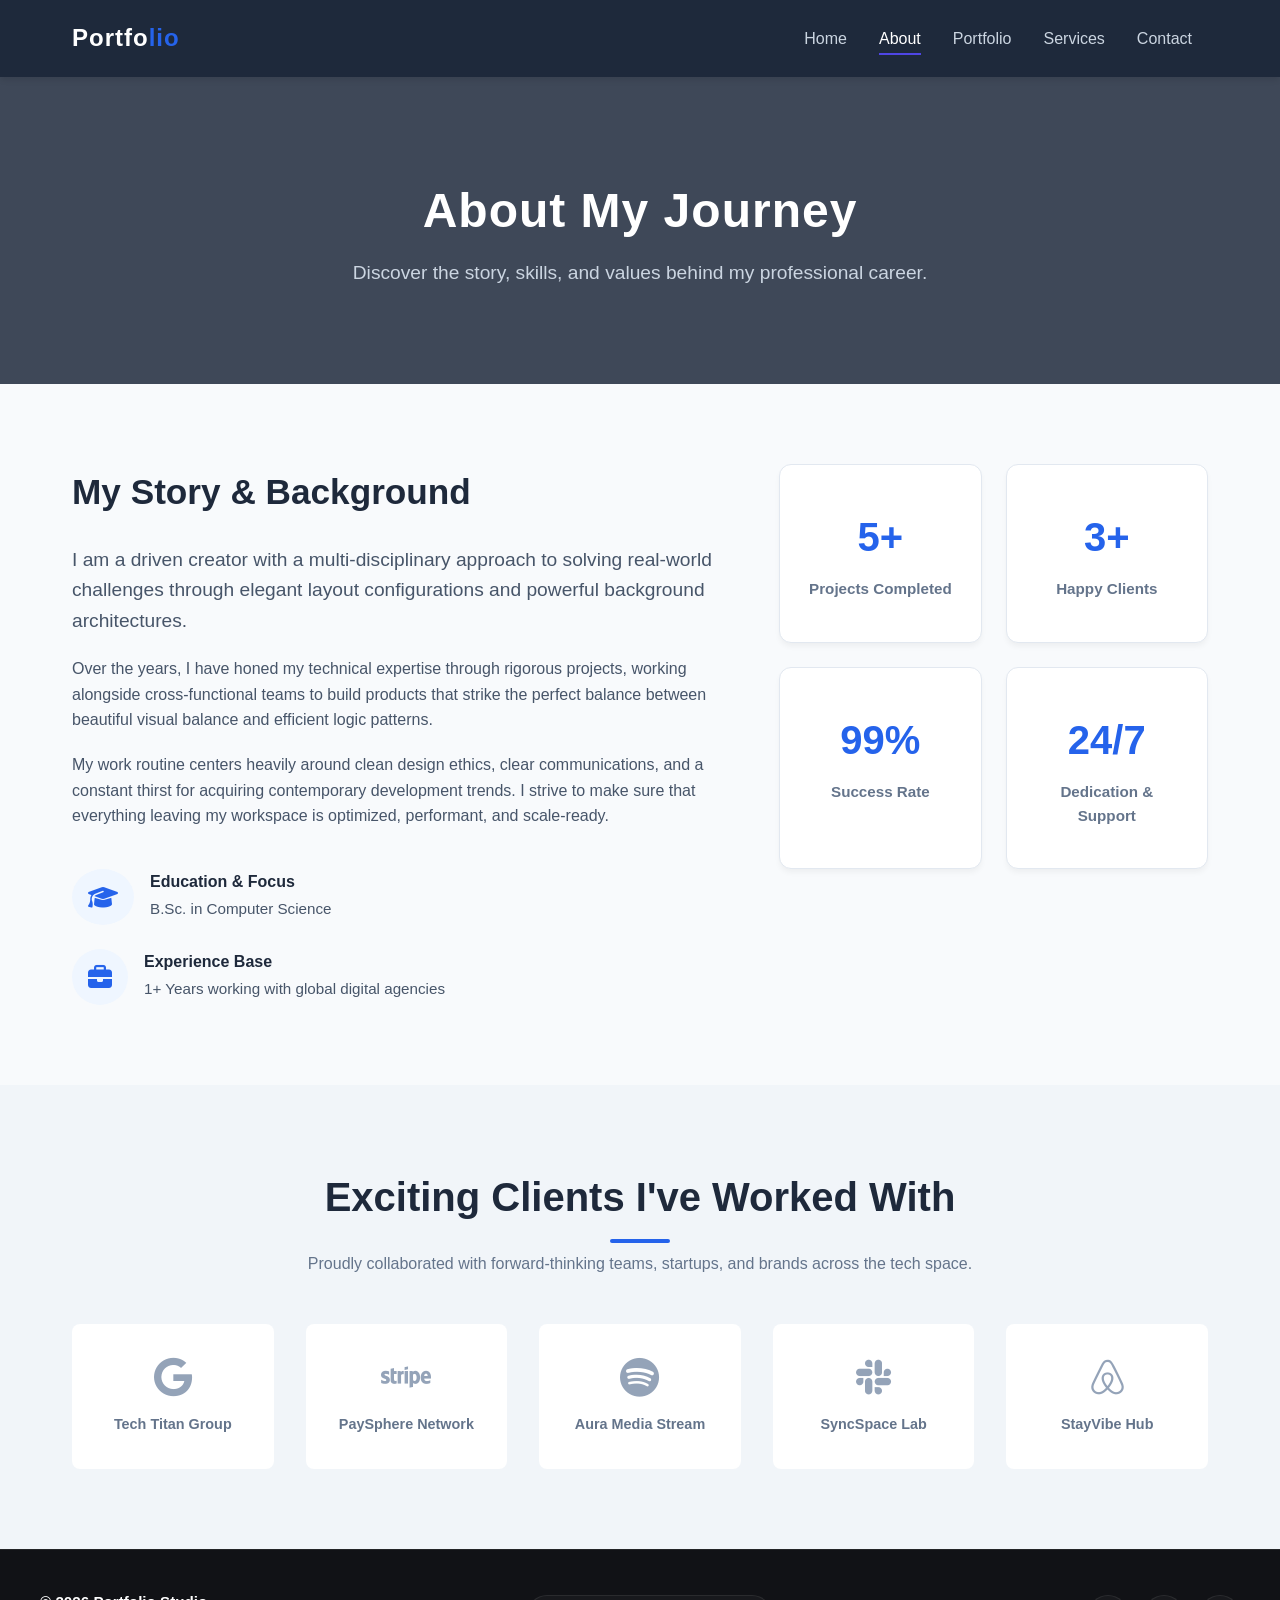
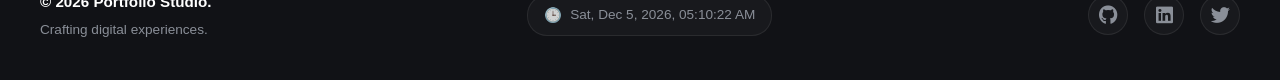
<file: REG-3430, Satil/Job-2/About.html>
<!DOCTYPE html>
<html lang="en">
<head>
    <meta charset="UTF-8">
    <meta name="viewport" content="width=device-width, initial-scale=1.0">
    <title>About Me - Personal Portfolio</title>
    <link rel="stylesheet" href="https://cdnjs.cloudflare.com/ajax/libs/font-awesome/6.4.0/css/all.min.css">
    <link rel="stylesheet" href="CSS/style.css">
</head>
<body>
    <header>
        <nav class="navbar">
            <div class="logo">Portfo<span class="highlight">lio</span></div>
            <ul class="nav-links" id="navLinks">
                <li><a href="index.html">Home</a></li>
                <li><a href="about.html" class="active">About</a></li>
                <li><a href="portfolio.html">Portfolio</a></li>
                <li><a href="service.html">Services</a></li>
                <li><a href="contact.html">Contact</a></li>
            </ul>
            <div class="hamburger" id="hamburger">
                <i class="fas fa-bars"></i>
            </div>
        </nav>
    </header>

    <section class="page-title-section" style="background-image: linear-gradient(rgba(30, 41, 59, 0.85), rgba(30, 41, 59, 0.85)), url('https://images.unsplash.com/photo-1457369804613-52c61a468e7d?auto=format&fit=crop&w=1400&q=80');">
        <div class="page-title-content">
            <h1>About My Journey</h1>
            <p>Discover the story, skills, and values behind my professional career.</p>
        </div>
    </section>
    <section class="biography-section container">
        <div class="bio-wrapper">
            <div class="bio-text">
                <h2>My Story & Background</h2>
                <p class="lead-text">I am a driven creator with a multi-disciplinary approach to solving real-world challenges through elegant layout configurations and powerful background architectures.</p>
                <p>Over the years, I have honed my technical expertise through rigorous projects, working alongside cross-functional teams to build products that strike the perfect balance between beautiful visual balance and efficient logic patterns.</p>
                <p>My work routine centers heavily around clean design ethics, clear communications, and a constant thirst for acquiring contemporary development trends. I strive to make sure that everything leaving my workspace is optimized, performant, and scale-ready.</p>
                
                <div class="bio-highlights">
                    <div class="highlight-item">
                        <i class="fas fa-graduation-cap"></i>
                        <div>
                            <h4>Education & Focus</h4>
                            <p>B.Sc. in Computer Science</p>
                        </div>
                    </div>
                    <div class="highlight-item">
                        <i class="fas fa-briefcase"></i>
                        <div>
                            <h4>Experience Base</h4>
                            <p>1+ Years working with global digital agencies</p>
                        </div>
                    </div>
                </div>
            </div>
            
            <div class="bio-stats">
                <div class="stat-card">
                    <h3>5+</h3>
                    <p>Projects Completed</p>
                </div>
                <div class="stat-card">
                    <h3>3+</h3>
                    <p>Happy Clients</p>
                </div>
                <div class="stat-card">
                    <h3>99%</h3>
                    <p>Success Rate</p>
                </div>
                <div class="stat-card">
                    <h3>24/7</h3>
                    <p>Dedication & Support</p>
                </div>
            </div>
        </div>
    </section>

    <section class="clients-section">
        <div class="container">
            <h2 class="section-title">Exciting Clients I've Worked With</h2>
            <p class="section-subtitle">Proudly collaborated with forward-thinking teams, startups, and brands across the tech space.</p>
            
            <div class="clients-grid">
        
                <div class="client-logo-box">
                    <i class="fab fa-google client-logo-icon"></i>
                    <span>Tech Titan Group</span>
                </div>
        
                <div class="client-logo-box">
                    <i class="fab fa-stripe client-logo-icon"></i>
                    <span>PaySphere Network</span>
                </div>
                
                <div class="client-logo-box">
                    <i class="fab fa-spotify client-logo-icon"></i>
                    <span>Aura Media Stream</span>
                </div>
                
                <div class="client-logo-box">
                    <i class="fab fa-slack client-logo-icon"></i>
                    <span>SyncSpace Lab</span>
                </div>
                
                <div class="client-logo-box">
                    <i class="fab fa-airbnb client-logo-icon"></i>
                    <span>StayVibe Hub</span>
                </div>
            </div>
        </div>
    </section>

 
 <footer class="site-footer">
    <div class="footer-container">
        <!-- Left: Brand & Copyright -->
        <div class="footer-brand">
            <p class="copyright">&copy; 2026 Portfolio Studio.</p>
            <p class="tagline">Crafting digital experiences.</p>
        </div>

        <!-- Center: Dynamic Live Clock Widget -->
        <div class="footer-clock">
            <span class="clock-icon">🕒</span>
            <div id="liveClock" class="live-clock">Loading date & time...</div>
        </div>

        <!-- Right: Social Links with Tooltips -->
        <div class="footer-socials">
            <a href="#" aria-label="GitHub" class="social-link"><i class="fab fa-github"></i></a>
            <a href="#" aria-label="LinkedIn" class="social-link"><i class="fab fa-linkedin"></i></a>
            <a href="#" aria-label="Twitter" class="social-link"><i class="fab fa-twitter"></i></a>
        </div>
    </div>
</footer>
    <script src="JS/scripts.js"></script>
</body>
</html>
</file>
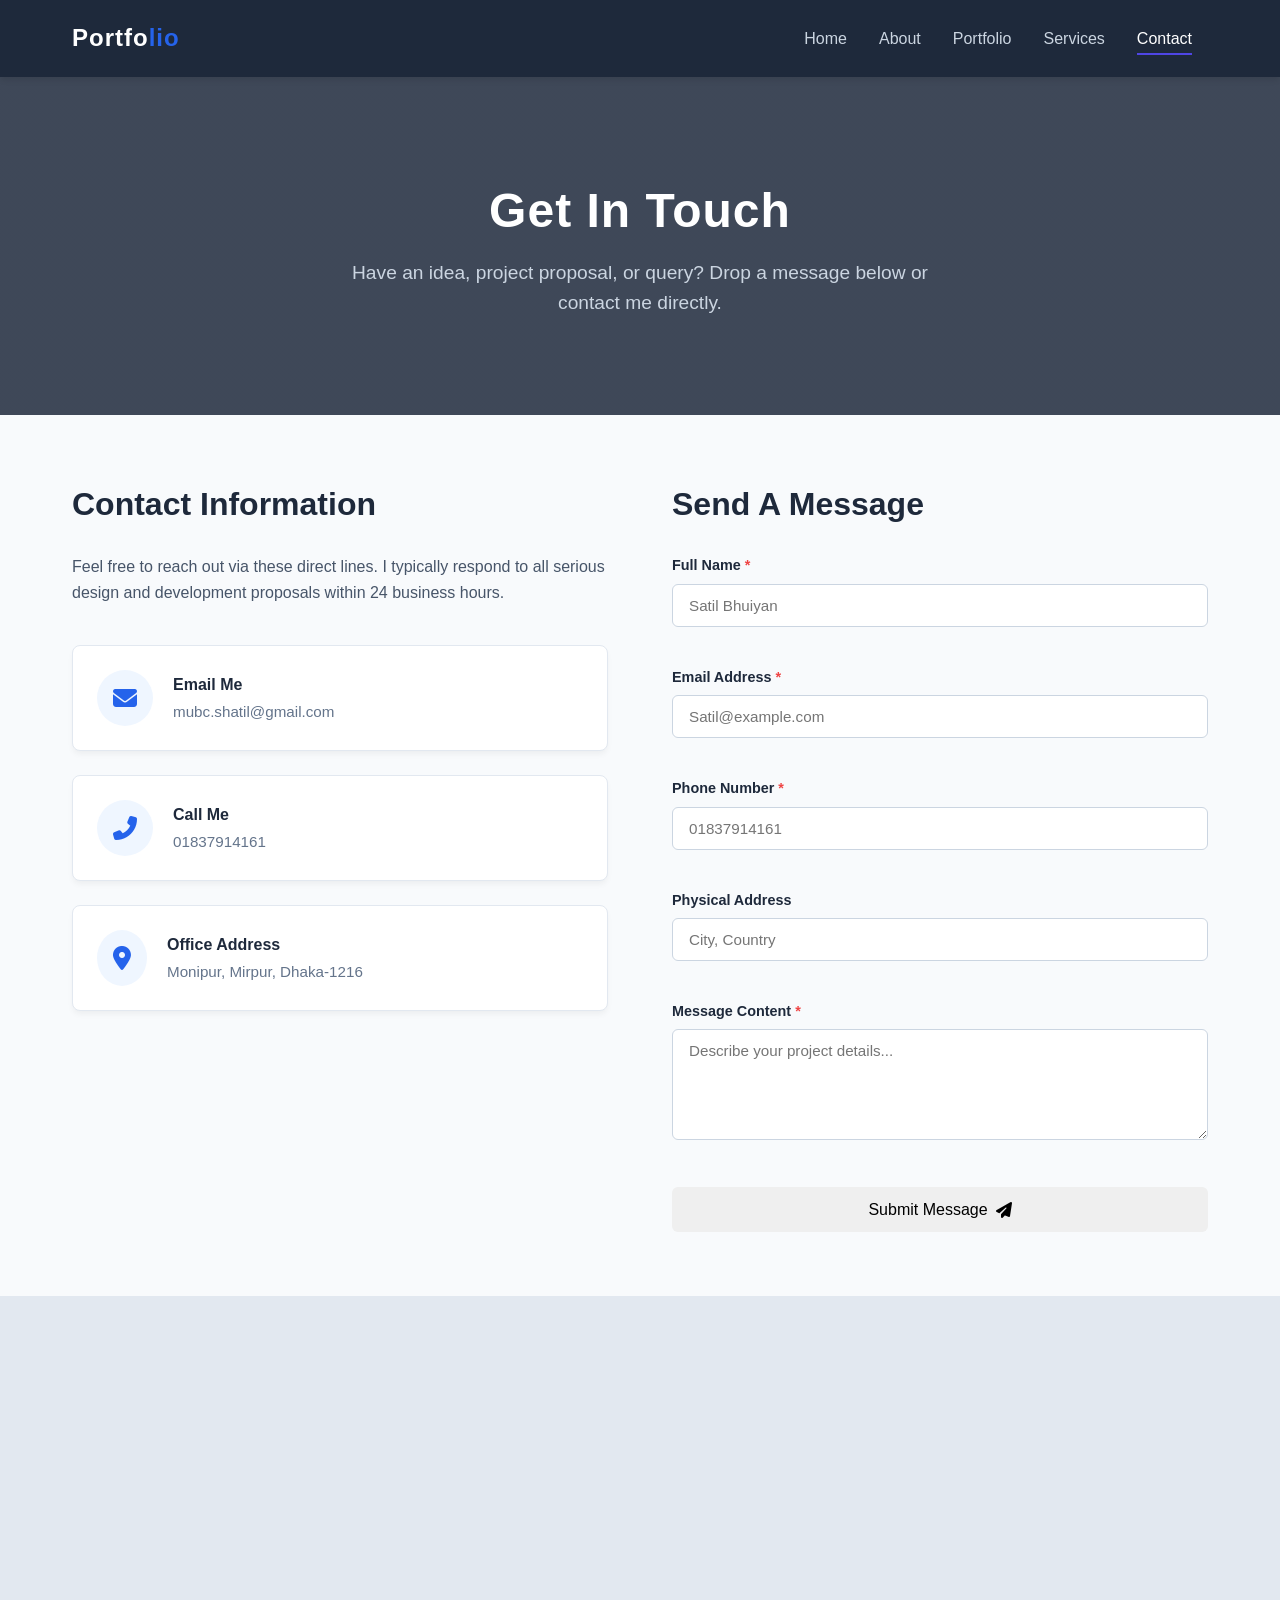
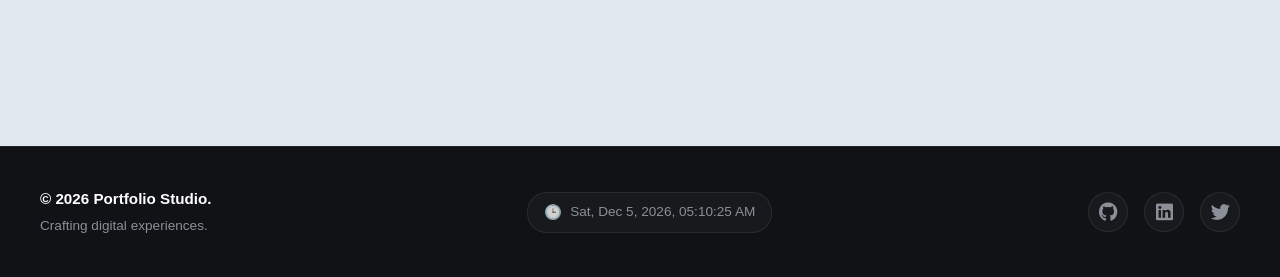
<file: REG-3430, Satil/Job-2/contact.html>
<!DOCTYPE html>
<html lang="en">
<head>
    <meta charset="UTF-8">
    <meta name="viewport" content="width=device-width, initial-scale=1.0">
    <title>Contact Me - Get In Touch</title>
    <link rel="stylesheet" href="https://cdnjs.cloudflare.com/ajax/libs/font-awesome/6.4.0/css/all.min.css">
    <link rel="stylesheet" href="CSS/style.css">
</head>
<body>

    <header>
        <nav class="navbar">
            <div class="logo">Portfo<span class="highlight">lio</span></div>
            <ul class="nav-links" id="navLinks">
                <li><a href="index.html">Home</a></li>
                <li><a href="about.html">About</a></li>
                <li><a href="portfolio.html">Portfolio</a></li>
                <li><a href="services.html">Services</a></li>
                <li><a href="contact.html" class="active">Contact</a></li>
            </ul>
            <div class="hamburger" id="hamburger">
                <i class="fas fa-bars"></i>
            </div>
        </nav>
    </header>

    <section class="page-title-section" style="background-image: linear-gradient(rgba(30, 41, 59, 0.85), rgba(30, 41, 59, 0.85)), url('https://images.unsplash.com/photo-1516321318423-f06f85e504b3?auto=format&fit=crop&w=1400&q=80');">
        <div class="page-title-content">
            <h1>Get In Touch</h1>
            <p>Have an idea, project proposal, or query? Drop a message below or contact me directly.</p>
        </div>
    </section>

    <section class="contact-main container">
        <div class="contact-grid">
            
            <div class="contact-info-column">
                <h2>Contact Information</h2>
                <p class="info-intro">Feel free to reach out via these direct lines. I typically respond to all serious design and development proposals within 24 business hours.</p>
                
                <div class="info-list">
                    <div class="info-card">
                        <i class="fas fa-envelope"></i>
                        <div>
                            <h4>Email Me</h4>
                            <p><a href="mubc.shatil@gmail.com">mubc.shatil@gmail.com</a></p>
                        </div>
                    </div>
                    <div class="info-card">
                        <i class="fas fa-phone-alt"></i>
                        <div>
                            <h4>Call Me</h4>
                            <p><a href="01837914161">01837914161</a></p>
                        </div>
                    </div>
                    <div class="info-card">
                        <i class="fas fa-map-marker-alt"></i>
                        <div>
                            <h4>Office Address</h4>
                            <p>Monipur, Mirpur, Dhaka-1216</p>
                        </div>
                    </div>
                </div>
            </div>

            <div class="contact-form-column">
                <h2>Send A Message</h2>
                <form id="portfolioContactForm" novalidate>
                    
                    <div id="formFeedback" class="form-feedback"></div>

                    <div class="form-group">
                        <label for="userName">Full Name <span class="req">*</span></label>
                        <input type="text" id="userName" name="name" placeholder="Satil Bhuiyan">
                        <small class="error-msg"></small>
                    </div>

                    <div class="form-group">
                        <label for="userEmail">Email Address <span class="req">*</span></label>
                        <input type="email" id="userEmail" name="email" placeholder="Satil@example.com">
                        <small class="error-msg"></small>
                    </div>

                    <div class="form-group">
                        <label for="userPhone">Phone Number <span class="req">*</span></label>
                        <input type="tel" id="userPhone" name="phone" placeholder="01837914161">
                        <small class="error-msg"></small>
                    </div>

                    <div class="form-group">
                        <label for="userAddress">Physical Address</label>
                        <input type="text" id="userAddress" name="address" placeholder="City, Country">
                        <small class="error-msg"></small>
                    </div>

                    <div class="form-group">
                        <label for="userMessage">Message Content <span class="req">*</span></label>
                        <textarea id="userMessage" name="message" rows="5" placeholder="Describe your project details..."></textarea>
                        <small class="error-msg"></small>
                    </div>

                    <button type="submit" class="btn btn-submit">Submit Message <i class="fas fa-paper-plane"></i></button>
                </form>
            </div>

        </div>
    </section>

    <section class="map-section">
        <iframe 
            src="https://www.google.com/maps/embed?pb=!1m18!1m12!1m3!1d14602.702528983427!2d90.34355871306953!3d23.794562358242064!2m3!1f0!2f0!3f0!3m2!1i1024!2i768!4f13.1!3m3!1m2!1s0x3755c0e96fce29dd%3A0x6ccd9e51aba9e64d!2zTWlycHVyLTEsIOCmouCmvuCmleCmvg!5e0!3m2!1sbn!2sbd!4v1783767433757!5m2!1sbn!2sbd" 
            width="100%" 
            height="450" 
            style="border:0;" 
            allowfullscreen="" 
            loading="lazy" 
            referrerpolicy="no-referrer-when-downgrade">
        </iframe>
    </section>

   <footer class="site-footer">
    <div class="footer-container">
        <!-- Left: Brand & Copyright -->
        <div class="footer-brand">
            <p class="copyright">&copy; 2026 Portfolio Studio.</p>
            <p class="tagline">Crafting digital experiences.</p>
        </div>

        <!-- Center: Dynamic Live Clock Widget -->
        <div class="footer-clock">
            <span class="clock-icon">🕒</span>
            <div id="liveClock" class="live-clock">Loading date & time...</div>
        </div>

        <!-- Right: Social Links with Tooltips -->
        <div class="footer-socials">
            <a href="#" aria-label="GitHub" class="social-link"><i class="fab fa-github"></i></a>
            <a href="#" aria-label="LinkedIn" class="social-link"><i class="fab fa-linkedin"></i></a>
            <a href="#" aria-label="Twitter" class="social-link"><i class="fab fa-twitter"></i></a>
        </div>
    </div>
</footer>

    <script src="JS/scripts.js"></script>
</body>
</html>
</file>
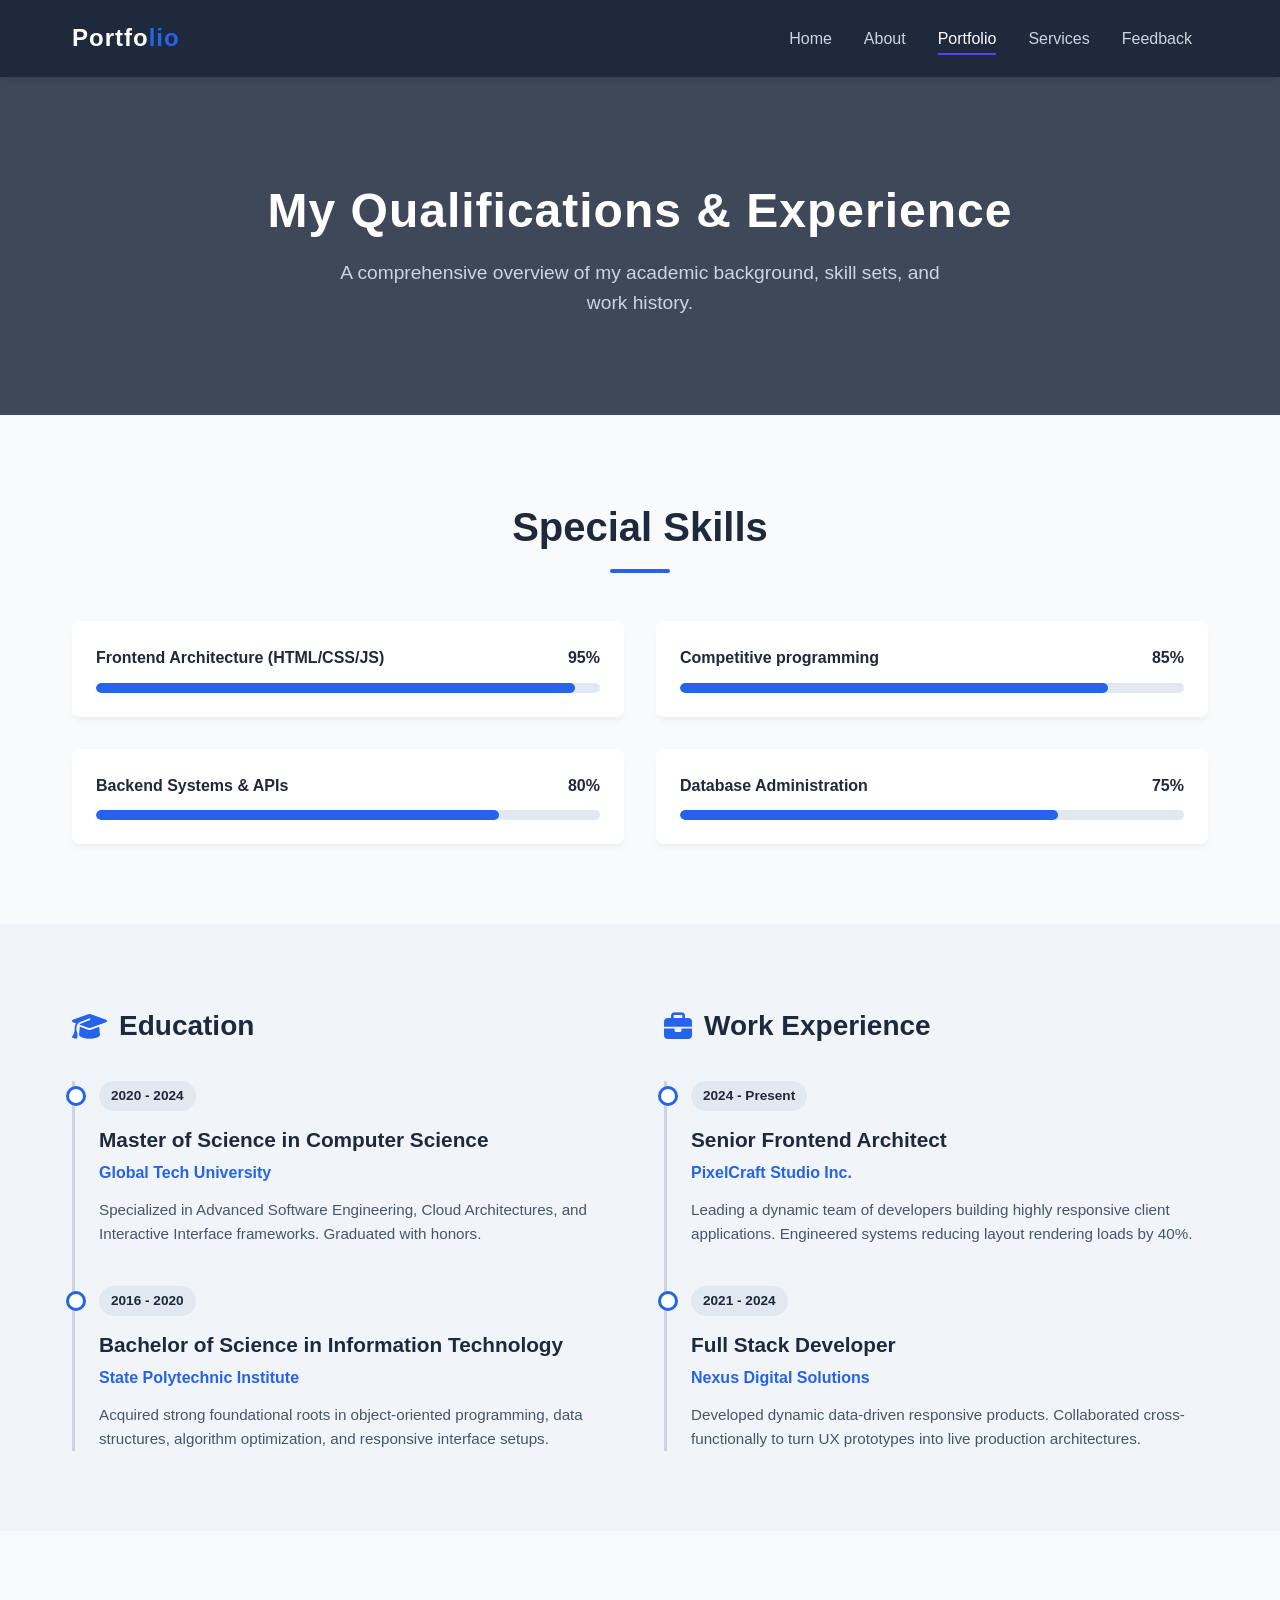
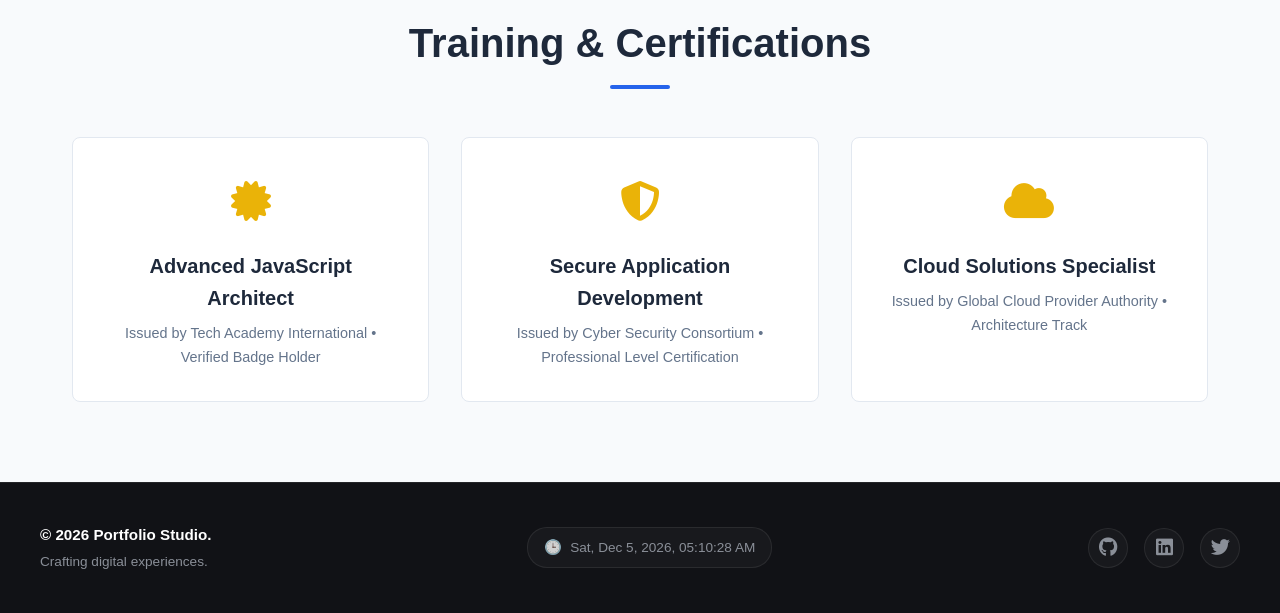
<file: REG-3430, Satil/Job-2/portfolio.html>
<!DOCTYPE html>
<html lang="en">
<head>
    <meta charset="UTF-8">
    <meta name="viewport" content="width=device-width, initial-scale=1.0">
    <title>Portfolio - Academic & Professional Background</title>
    <link rel="stylesheet" href="https://cdnjs.cloudflare.com/ajax/libs/font-awesome/6.4.0/css/all.min.css">
    <link rel="stylesheet" href="CSS/style.css">
</head>
<body>

    <header>
        <nav class="navbar">
            <div class="logo">Portfo<span class="highlight">lio</span></div>
            <ul class="nav-links" id="navLinks">
                <li><a href="index.html">Home</a></li>
                <li><a href="about.html">About</a></li>
                <li><a href="portfolio.html" class="active">Portfolio</a></li>
                <li><a href="index.html#services">Services</a></li>
                <li><a href="index.html#feedback">Feedback</a></li>
            </ul>
            <div class="hamburger" id="hamburger">
                <i class="fas fa-bars"></i>
            </div>
        </nav>
    </header>

    <section class="page-title-section" style="background-image: linear-gradient(rgba(30, 41, 59, 0.85), rgba(30, 41, 59, 0.85)), url('https://images.unsplash.com/photo-1454165804606-c3d57bc86b40?auto=format&fit=crop&w=1400&q=80');">
        <div class="page-title-content">
            <h1>My Qualifications & Experience</h1>
            <p>A comprehensive overview of my academic background, skill sets, and work history.</p>
        </div>
    </section>

    <section class="skills-section container">
        <h2 class="section-title">Special Skills</h2>
        <div class="skills-grid">
            <div class="skill-card">
                <div class="skill-info">
                    <span>Frontend Architecture (HTML/CSS/JS)</span>
                    <span>95%</span>
                </div>
                <div class="progress-bar"><span style="width: 95%;"></span></div>
            </div>
            <div class="skill-card">
                <div class="skill-info">
                    <span>Competitive programming</span>
                    <span>85%</span>
                </div>
                <div class="progress-bar"><span style="width: 85%;"></span></div>
            </div>
            <div class="skill-card">
                <div class="skill-info">
                    <span>Backend Systems & APIs</span>
                    <span>80%</span>
                </div>
                <div class="progress-bar"><span style="width: 80%;"></span></div>
            </div>
            <div class="skill-card">
                <div class="skill-info">
                    <span>Database Administration</span>
                    <span>75%</span>
                </div>
                <div class="progress-bar"><span style="width: 75%;"></span></div>
            </div>
        </div>
    </section>

    <section class="timeline-section">
        <div class="container grid-2-equal">
            
            <div class="timeline-column">
                <h2 class="column-title"><i class="fas fa-graduation-cap"></i> Education</h2>
                <div class="timeline-box">
                    <div class="timeline-item">
                        <span class="duration">2020 - 2024</span>
                        <h3>Master of Science in Computer Science</h3>
                        <h4>Global Tech University</h4>
                        <p>Specialized in Advanced Software Engineering, Cloud Architectures, and Interactive Interface frameworks. Graduated with honors.</p>
                    </div>
                    <div class="timeline-item">
                        <span class="duration">2016 - 2020</span>
                        <h3>Bachelor of Science in Information Technology</h3>
                        <h4>State Polytechnic Institute</h4>
                        <p>Acquired strong foundational roots in object-oriented programming, data structures, algorithm optimization, and responsive interface setups.</p>
                    </div>
                </div>
            </div>

            <div class="timeline-column">
                <h2 class="column-title"><i class="fas fa-briefcase"></i> Work Experience</h2>
                <div class="timeline-box">
                    <div class="timeline-item">
                        <span class="duration">2024 - Present</span>
                        <h3>Senior Frontend Architect</h3>
                        <h4>PixelCraft Studio Inc.</h4>
                        <p>Leading a dynamic team of developers building highly responsive client applications. Engineered systems reducing layout rendering loads by 40%.</p>
                    </div>
                    <div class="timeline-item">
                        <span class="duration">2021 - 2024</span>
                        <h3>Full Stack Developer</h3>
                        <h4>Nexus Digital Solutions</h4>
                        <p>Developed dynamic data-driven responsive products. Collaborated cross-functionally to turn UX prototypes into live production architectures.</p>
                    </div>
                </div>
            </div>

        </div>
    </section>

    <section class="certifications-section container">
        <h2 class="section-title">Training & Certifications</h2>
        <div class="certs-grid">
            <div class="cert-card">
                <div class="cert-icon"><i class="fas fa-certificate"></i></div>
                <h3>Advanced JavaScript Architect</h3>
                <p>Issued by Tech Academy International • Verified Badge Holder</p>
            </div>
            <div class="cert-card">
                <div class="cert-icon"><i class="fas fa-shield-alt"></i></div>
                <h3>Secure Application Development</h3>
                <p>Issued by Cyber Security Consortium • Professional Level Certification</p>
            </div>
            <div class="cert-card">
                <div class="cert-icon"><i class="fas fa-cloud"></i></div>
                <h3>Cloud Solutions Specialist</h3>
                <p>Issued by Global Cloud Provider Authority • Architecture Track</p>
            </div>
        </div>
    </section>

   <footer class="site-footer">
    <div class="footer-container">
        <!-- Left: Brand & Copyright -->
        <div class="footer-brand">
            <p class="copyright">&copy; 2026 Portfolio Studio.</p>
            <p class="tagline">Crafting digital experiences.</p>
        </div>

        <!-- Center: Dynamic Live Clock Widget -->
        <div class="footer-clock">
            <span class="clock-icon">🕒</span>
            <div id="liveClock" class="live-clock">Loading date & time...</div>
        </div>

        <!-- Right: Social Links with Tooltips -->
        <div class="footer-socials">
            <a href="#" aria-label="GitHub" class="social-link"><i class="fab fa-github"></i></a>
            <a href="#" aria-label="LinkedIn" class="social-link"><i class="fab fa-linkedin"></i></a>
            <a href="#" aria-label="Twitter" class="social-link"><i class="fab fa-twitter"></i></a>
        </div>
    </div>
</footer>

    <script src="JS/scripts.js"></script>
</body>
</html>
</file>
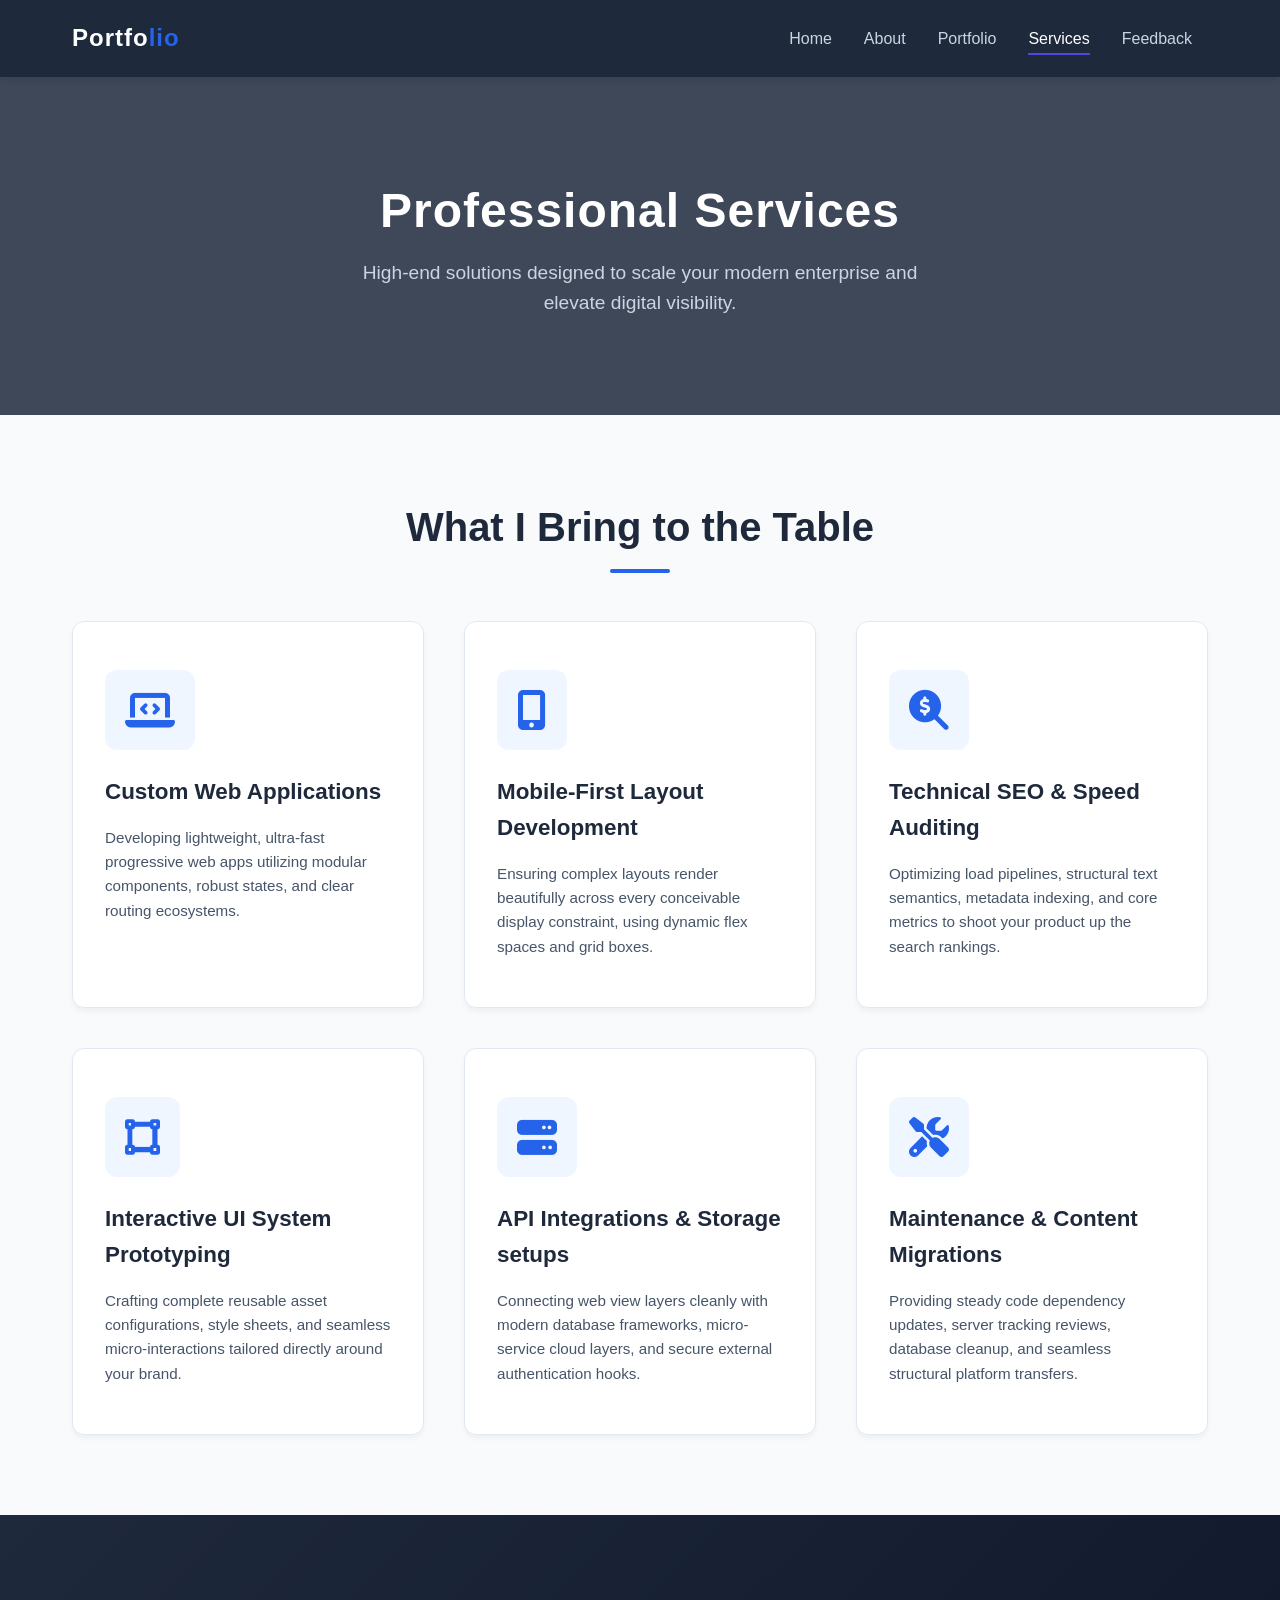
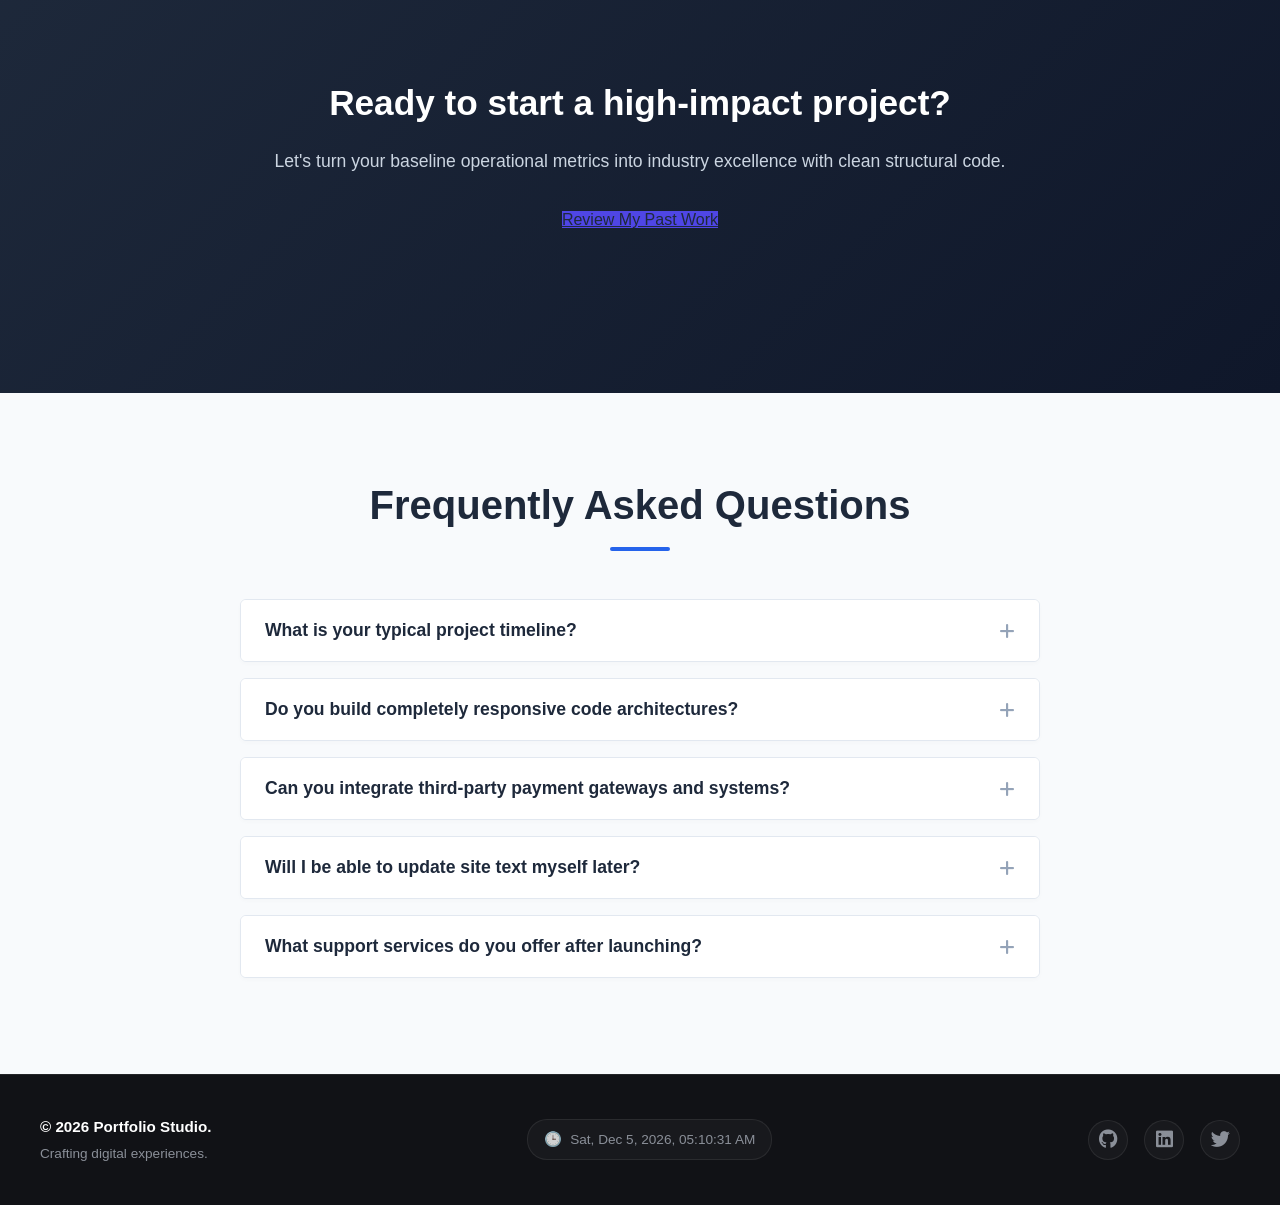
<file: REG-3430, Satil/Job-2/service.html>
<!DOCTYPE html>
<html lang="en">

<head>
    <meta charset="UTF-8">
    <meta name="viewport" content="width=device-width, initial-scale=1.0">
    <title>Services - Professional Solutions Offered</title>
    <link rel="stylesheet" href="https://cdnjs.cloudflare.com/ajax/libs/font-awesome/6.4.0/css/all.min.css">
    <link rel="stylesheet" href="CSS/style.css">
</head>

<body>

    <header>
        <nav class="navbar">
            <div class="logo">Portfo<span class="highlight">lio</span></div>
            <ul class="nav-links" id="navLinks">
                <li><a href="index.html">Home</a></li>
                <li><a href="about.html">About</a></li>
                <li><a href="portfolio.html">Portfolio</a></li>
                <li><a href="services.html" class="active">Services</a></li>
                <li><a href="index.html#feedback">Feedback</a></li>
            </ul>
            <div class="hamburger" id="hamburger">
                <i class="fas fa-bars"></i>
            </div>
        </nav>
    </header>

    <section class="page-title-section"
        style="background-image: linear-gradient(rgba(30, 41, 59, 0.85), rgba(30, 41, 59, 0.85)), url('https://images.unsplash.com/photo-1460925895917-afdab827c52f?auto=format&fit=crop&w=1400&q=80');">
        <div class="page-title-content">
            <h1>Professional Services</h1>
            <p>High-end solutions designed to scale your modern enterprise and elevate digital visibility.</p>
        </div>
    </section>

    <section class="services-extended-section container">
        <h2 class="section-title">What I Bring to the Table</h2>
        <div class="services-extended-grid">
            <div class="service-detail-card">
                <i class="fas fa-laptop-code sd-icon"></i>
                <h3>Custom Web Applications</h3>
                <p>Developing lightweight, ultra-fast progressive web apps utilizing modular components, robust states,
                    and clear routing ecosystems.</p>
            </div>
            <div class="service-detail-card">
                <i class="fas fa-mobile-alt sd-icon"></i>
                <h3>Mobile-First Layout Development</h3>
                <p>Ensuring complex layouts render beautifully across every conceivable display constraint, using
                    dynamic flex spaces and grid boxes.</p>
            </div>
            <div class="service-detail-card">
                <i class="fas fa-search-dollar sd-icon"></i>
                <h3>Technical SEO & Speed Auditing</h3>
                <p>Optimizing load pipelines, structural text semantics, metadata indexing, and core metrics to shoot
                    your product up the search rankings.</p>
            </div>
            <div class="service-detail-card">
                <i class="fas fa-vector-square sd-icon"></i>
                <h3>Interactive UI System Prototyping</h3>
                <p>Crafting complete reusable asset configurations, style sheets, and seamless micro-interactions
                    tailored directly around your brand.</p>
            </div>
            <div class="service-detail-card">
                <i class="fas fa-server sd-icon"></i>
                <h3>API Integrations & Storage setups</h3>
                <p>Connecting web view layers cleanly with modern database frameworks, micro-service cloud layers, and
                    secure external authentication hooks.</p>
            </div>
            <div class="service-detail-card">
                <i class="fas fa-tools sd-icon"></i>
                <h3>Maintenance & Content Migrations</h3>
                <p>Providing steady code dependency updates, server tracking reviews, database cleanup, and seamless
                    structural platform transfers.</p>
            </div>
        </div>
    </section>

    <section class="client-cta-section">
        <div class="container text-center">
            <h2>Ready to start a high-impact project?</h2>
            <p>Let's turn your baseline operational metrics into industry excellence with clean structural code.</p>
            <a href="portfolio.html" class="btn btn-accent">Review My Past Work</a>
        </div>
    </section>

    <section class="faq-section container">
        <h2 class="section-title">Frequently Asked Questions</h2>
        <div class="accordion-container">
            <div class="accordion-item">
                <button class="accordion-header">
                    <span>What is your typical project timeline?</span>
                    <i class="fas fa-plus icon-state"></i>
                </button>
                <div class="accordion-body">
                    <p>Standard promotional portfolios or corporate visibility setups take between 2 to 3 weeks.
                        Complete customized database configurations or e-commerce storefronts usually fall between 4 to
                        8 weeks depending entirely on structural requirements.</p>
                </div>
            </div>
            <div class="accordion-item">
                <button class="accordion-header">
                    <span>Do you build completely responsive code architectures?</span>
                    <i class="fas fa-plus icon-state"></i>
                </button>
                <div class="accordion-body">
                    <p>Absolutely. Every line of markup and presentation styling logic follows strict multi-breakpoint
                        paradigms, rendering perfectly across mobiles, small tablets, laptops, and large 4K workflow
                        monitors.</p>
                </div>
            </div>
            <div class="accordion-item">
                <button class="accordion-header">
                    <span>Can you integrate third-party payment gateways and systems?</span>
                    <i class="fas fa-plus icon-state"></i>
                </button>
                <div class="accordion-body">
                    <p>Yes. I deal heavily with standard commercial payment infrastructures like Stripe, PayPal, and
                        regional API connections, using tokenized secure exchange routes to safeguard identity paths.
                    </p>
                </div>
            </div>
            <div class="accordion-item">
                <button class="accordion-header">
                    <span>Will I be able to update site text myself later?</span>
                    <i class="fas fa-plus icon-state"></i>
                </button>
                <div class="accordion-body">
                    <p>Yes, I configure sites to link up directly with headless Content Management Systems (CMS) if
                        needed, allowing non-technical individuals to create posts or change textual details
                        effortlessly without code manipulation.</p>
                </div>
            </div>
            <div class="accordion-item">
                <button class="accordion-header">
                    <span>What support services do you offer after launching?</span>
                    <i class="fas fa-plus icon-state"></i>
                </button>
                <div class="accordion-body">
                    <p>I supply a standard 30-day post-launch warranty package covering sudden server issues or code
                        updates. Long-term rolling technical care operations can also be booked on a monthly retainer
                        base.</p>
                </div>
            </div>
        </div>
    </section>
<footer class="site-footer">
    <div class="footer-container">
        <!-- Left: Brand & Copyright -->
        <div class="footer-brand">
            <p class="copyright">&copy; 2026 Portfolio Studio.</p>
            <p class="tagline">Crafting digital experiences.</p>
        </div>

        <!-- Center: Dynamic Live Clock Widget -->
        <div class="footer-clock">
            <span class="clock-icon">🕒</span>
            <div id="liveClock" class="live-clock">Loading date & time...</div>
        </div>

        <!-- Right: Social Links with Tooltips -->
        <div class="footer-socials">
            <a href="#" aria-label="GitHub" class="social-link"><i class="fab fa-github"></i></a>
            <a href="#" aria-label="LinkedIn" class="social-link"><i class="fab fa-linkedin"></i></a>
            <a href="#" aria-label="Twitter" class="social-link"><i class="fab fa-twitter"></i></a>
        </div>
    </div>
</footer>

    <script src="JS/scripts.js"></script>
</body>

</html>
</file>
<file: REG-3430, Satil/Job-2/CSS/style.css>
* {
    margin: 0;
    padding: 0;
    box-sizing: border-box;
    font-family: 'Segoe UI', Tahoma, Geneva, Verdana, sans-serif;
    scroll-behavior: smooth;
}

:root {
    --primary-color: #2563eb;
    --dark-color: #1e293b;
    --light-color: #f8fafc;
    --accent-color: #38bdf8;
    --transition: all 0.3s ease;
}

body {
    background-color: var(--light-color);
    color: var(--dark-color);
    line-height: 1.6;
}

.container {
    max-width: 1200px;
    margin: 0 auto;
    padding: 5rem 2rem;
}

.section-title {
    text-align: center;
    margin-bottom: 3rem;
    font-size: 2.5rem;
    position: relative;
}

.section-title::after {
    content: '';
    display: block;
    width: 60px;
    height: 4px;
    background: var(--primary-color);
    margin: 10px auto 0;
    border-radius: 2px;
}

header {
    background-color: var(--dark-color);
    position: sticky;
    top: 0;
    z-index: 1000;
    box-shadow: 0 4px 6px -1px rgba(0, 0, 0, 0.1);
}

.navbar {
    display: flex;
    justify-content: space-between;
    align-items: center;
    max-width: 1200px;
    margin: 0 auto;
    padding: 1.2rem 2rem;
}

.logo {
    color: #fff;
    font-size: 1.5rem;
    font-weight: 700;
    letter-spacing: 1px;
}

.highlight {
    color: var(--primary-color);
}

.nav-links {
    display: flex;
    list-style: none;
}

.nav-links li a {
    color: #cbd5e1;
    text-decoration: none;
    padding: 0.5rem 1rem;
    font-weight: 500;
    transition: var(--transition);
    position: relative;
}

.nav-links li a::after {
    content: '';
    position: absolute;
    width: 0;
    height: 2px;
    bottom: 0;
    left: 1rem;
    background-color: var(--accent-color);
    transition: var(--transition);
}

.nav-links li a:hover::after,
.nav-links li a.active::after {
    width: calc(100% - 2rem);
}

.nav-links li a:hover, 
.nav-links li a.active {
    color: #fff;
}

.hamburger {
    display: none;
    color: #fff;
    font-size: 1.5rem;
    cursor: pointer;
}
.carousel-inner{
    height: 500px;
}

/* --- About Me --- */
.about-section {
    display: flex;
    gap: 4rem;
    align-items: center;
}

.about-img {
    flex: 1;
}

.about-img img {
    width: 100%;
    border-radius: 12px;
    box-shadow: 0 20px 25px -5px rgba(0, 0, 0, 0.1);
}

.about-text {
    flex: 1;
}

.about-text h2 {
    font-size: 2.5rem;
    margin-bottom: 1.5rem;
}

.about-text p {
    margin-bottom: 1rem;
    color: #475569;
}


.mission-vision-section {
    background-color: #f1f5f9;
}

.grid-2 {
    display: grid;
    grid-template-columns: repeat(auto-fit, minmax(300px, 1rem));
    gap: 2rem;
    display: flex;
}

.mv-card {
    background: #fff;
    padding: 3rem 2rem;
    border-radius: 8px;
    text-align: center;
    box-shadow: 0 4px 6px -1px rgba(0, 0, 0, 0.05);
    flex: 1;
    transition: var(--transition);
}

.mv-card:hover {
    transform: translateY(-5px);
}

.mv-icon {
    font-size: 2.5rem;
    color: var(--primary-color);
    margin-bottom: 1.5rem;
}

/* --- Services --- */
.services-grid {
    display: grid;
    grid-template-columns: repeat(auto-fit, minmax(280px, 1fr));
    gap: 2rem;
}

.service-box {
    background: #fff;
    padding: 2.5rem 2rem;
    border-radius: 8px;
    text-align: center;
    border: 1px solid #e2e8f0;
    transition: var(--transition);
}

.service-box:hover {
    border-color: var(--primary-color);
    box-shadow: 0 10px 15px -3px rgba(0, 0, 0, 0.1);
    transform: translateY(-2px);
}

.service-icon {
    font-size: 2rem;
    color: var(--primary-color);
    margin-bottom: 1.2rem;
}

/* --- Feedback --- */
.feedback-grid {
    display: grid;
    grid-template-columns: repeat(auto-fit, minmax(350px, 1fr));
    gap: 2rem;
}

.feedback-card {
    background: #fff;
    padding: 2rem;
    border-left: 4px solid var(--primary-color);
    border-radius: 0 8px 8px 0;
    box-shadow: 0 4px 6px -1px rgba(0, 0, 0, 0.05);
}

.quote {
    font-style: italic;
    color: #475569;
    margin-bottom: 1.5rem;
}

.client-info h4 {
    color: var(--dark-color);
}

.client-info span {
    font-size: 0.85rem;
    color: #94a3b8;
}

/* --- Footer --- */

:root {
    --bg-footer: #111216;
    --text-primary: #ffffff;
    --text-secondary: #8a8f98;
    --accent-color: #4f46e5; /* Sleek indigo accent */
    --border-color: rgba(255, 255, 255, 0.08);
}

.site-footer {
    background-color: var(--bg-footer);
    color: var(--text-primary);
    padding: 2.5rem 1.5rem;
    border-top: 1px solid var(--border-color);
    font-family: system-ui, -apple-system, BlinkMacSystemFont, 'Segoe UI', Roboto, sans-serif;
}

.footer-container {
    max-width: 1200px;
    margin: 0 auto;
    display: flex;
    flex-direction: column;
    align-items: center;
    gap: 1.5rem;
    text-align: center;
}

/* Brand Section */
.footer-brand .copyright {
    font-weight: 600;
    font-size: 0.95rem;
    margin: 0 0 0.25rem 0;
}

.footer-brand .tagline {
    font-size: 0.85rem;
    color: var(--text-secondary);
    margin: 0;
}

/* Clock Widget */
.footer-clock {
    display: flex;
    align-items: center;
    gap: 0.5rem;
    background: rgba(255, 255, 255, 0.03);
    padding: 0.5rem 1rem;
    border-radius: 20px;
    border: 1px solid var(--border-color);
}

.clock-icon {
    font-size: 0.9rem;
    opacity: 0.8;
}

.live-clock {
    font-size: 0.85rem;
    color: var(--text-secondary);
    font-variant-numeric: tabular-nums; /* Prevents text shifting as numbers change */
}

/* Social Links */
.footer-socials {
    display: flex;
    gap: 1rem;
}

.social-link {
    display: inline-flex;
    align-items: center;
    justify-content: center;
    width: 40px;
    height: 40px;
    border-radius: 50%;
    background: rgba(255, 255, 255, 0.03);
    color: var(--text-secondary);
    text-decoration: none;
    font-size: 1.2rem;
    transition: all 0.25s ease;
    border: 1px solid var(--border-color);
}

.social-link:hover {
    color: var(--text-primary);
    background-color: var(--accent-color);
    transform: translateY(-3px);
    box-shadow: 0 4px 12px rgba(79, 70, 229, 0.3);
}


@media (min-width: 768px) {
    .footer-container {
        flex-direction: row;
        justify-content: space-between;
        text-align: left;
    }
    
    .footer-clock {
        order: 2; 
    }
    
    .footer-socials {
        order: 3;
    }
}
/* ------- Responsive ------ */
@media (max-width: 768px) {
    .hamburger {
        display: block;
    }

    .nav-links {
        position: absolute;
        top: 100%;
        left: -100%;
        width: 100%;
        height: calc(100vh - 100%);
        background-color: var(--dark-color);
        flex-direction: column;
        align-items: center;
        padding-top: 2rem;
        transition: 0.4s ease;
        z-index: 999;
    }

    .nav-links.active {
        left: 0;
    }

    .nav-links li {
        margin: 1.5rem 0;
    }

    .carousel-container {
        height: 50vh;
    }

    .carousel-content h1 {
        font-size: 2rem;
    }

    .about-section, .grid-2 {
        flex-direction: column;
    }

    .footer-content {
        flex-direction: column;
        text-align: center;
    }
    
    .social-links a {
        margin: 0 0.5rem;
    }
}



/*---- service --*/
.services-extended-grid {
    display: grid;
    grid-template-columns: repeat(auto-fit, minmax(320px, 1fr));
    gap: 2.5rem;
}

.service-detail-card {
    background: #fff;
    padding: 3rem 2rem;
    border-radius: 12px;
    box-shadow: 0 4px 6px -1px rgba(0, 0, 0, 0.05);
    border: 1px solid #e2e8f0;
    transition: var(--transition);
}

.sd-icon {
    font-size: 2.5rem;
    color: var(--primary-color);
    margin-bottom: 1.5rem;
    background: #eff6ff;
    padding: 1.25rem;
    border-radius: 12px;
    transition: var(--transition);
}

.service-detail-card h3 {
    font-size: 1.4rem;
    margin-bottom: 1rem;
    color: var(--dark-color);
}

.service-detail-card p {
    color: #475569;
    font-size: 0.95rem;
}

.service-detail-card:hover {
    transform: translateY(-5px);
    border-color: var(--accent-color);
    box-shadow: 0 20px 25px -5px rgba(0, 0, 0, 0.1);
}

.service-detail-card:hover .sd-icon {
    background: var(--primary-color);
    color: #fff;
}

.client-cta-section {
    background: linear-gradient(135deg, #1e293b 0%, #0f172a 100%);
    color: #fff;
    padding: 5rem 2rem;
}

.text-center {
    text-align: center;
}

.client-cta-section h2 {
    font-size: 2.2rem;
    margin-bottom: 1rem;
}

.client-cta-section p {
    color: #cbd5e1;
    margin-bottom: 2rem;
    font-size: 1.1rem;
}

.btn-accent {
    background: var(--accent-color);
    color: var(--dark-color);
}

.btn-accent:hover {
    background: #7dd3fc;
}

.accordion-container {
    max-width: 800px;
    margin: 0 auto;
}

.accordion-item {
    background: #fff;
    border: 1px solid #e2e8f0;
    margin-bottom: 1rem;
    border-radius: 6px;
    overflow: hidden;
    box-shadow: 0 2px 4px rgba(0,0,0,0.02);
}

.accordion-header {
    width: 100%;
    padding: 1.25rem 1.5rem;
    background: #fff;
    border: none;
    outline: none;
    display: flex;
    justify-content: space-between;
    align-items: center;
    cursor: pointer;
    font-size: 1.1rem;
    font-weight: 600;
    color: var(--dark-color);
    text-align: left;
    transition: var(--transition);
}

.accordion-header:hover {
    background-color: #f8fafc;
    color: var(--primary-color);
}

.accordion-header i {
    transition: transform 0.3s ease;
    color: #94a3b8;
}

/* Accordion open panel state styles */
.accordion-body {
    max-height: 0;
    overflow: hidden;
    transition: max-height 0.3s cubic-bezier(0, 1, 0, 1);
    background-color: #f8fafc;
}

.accordion-body p {
    padding: 1.25rem 1.5rem;
    color: #475569;
    font-size: 0.95rem;
    border-top: 1px solid #f1f5f9;
}

.accordion-item.active .accordion-body {
    max-height: 500px; /* arbitrary limit higher than block text content height */
    transition: max-height 0.3s cubic-bezier(1, 0, 1, 0);
}

.accordion-item.active .accordion-header {
    background-color: #eff6ff;
    color: var(--primary-color);
}

.accordion-item.active .accordion-header i {
    transform: rotate(45deg);
    color: var(--primary-color);
}


.contact-main {
    padding-top: 4rem;
    padding-bottom: 4rem;
}

.contact-grid {
    display: flex;
    gap: 4rem;
}

.contact-info-column, .contact-form-column {
    flex: 1;
}

.contact-info-column h2, .contact-form-column h2 {
    font-size: 2rem;
    margin-bottom: 1.5rem;
    color: var(--dark-color);
}

.info-intro {
    color: #475569;
    margin-bottom: 2.5rem;
}

.info-list {
    display: flex;
    flex-direction: column;
    gap: 1.5rem;
}

.info-card {
    background: #fff;
    padding: 1.5rem;
    border-radius: 8px;
    display: flex;
    align-items: center;
    gap: 1.25rem;
    box-shadow: 0 4px 6px -1px rgba(0, 0, 0, 0.05);
    border: 1px solid #e2e8f0;
    transition: var(--transition);
}

.info-card:hover {
    transform: translateX(5px);
    border-color: var(--primary-color);
    box-shadow: 0 10px 15px -3px rgba(0, 0, 0, 0.05);
}

.info-card i {
    font-size: 1.5rem;
    color: var(--primary-color);
    background: #eff6ff;
    padding: 1rem;
    border-radius: 50%;
}

.info-card h4 {
    color: var(--dark-color);
    margin-bottom: 0.15rem;
}

.info-card p, .info-card a {
    color: #64748b;
    text-decoration: none;
    font-size: 0.95rem;
    word-break: break-all;
}

.info-card a:hover {
    color: var(--primary-color);
}


.form-group {
    margin-bottom: 1.25rem;
    position: relative;
}

.form-group label {
    display: block;
    font-weight: 600;
    margin-bottom: 0.4rem;
    font-size: 0.9rem;
    color: var(--dark-color);
}

.req {
    color: #ef4444;
}

.form-group input, .form-group textarea {
    width: 100%;
    padding: 0.75rem 1rem;
    border: 1px solid #cbd5e1;
    background: #fff;
    border-radius: 6px;
    outline: none;
    font-size: 0.95rem;
    transition: var(--transition);
}

.form-group input:focus, .form-group textarea:focus {
    border-color: var(--primary-color);
    box-shadow: 0 0 0 3px rgba(37, 99, 235, 0.15);
}


.form-group.error input, .form-group.error textarea {
    border-color: #ef4444;
    background-color: #fef2f2;
}

.error-msg {
    color: #ef4444;
    font-size: 0.8rem;
    display: block;
    margin-top: 0.25rem;
    height: 15px;
}

.btn-submit {
    width: 100%;
    border: none;
    cursor: pointer;
    font-size: 1rem;
    border-radius: 6px;
    padding: 0.85rem;
    display: flex;
    justify-content: center;
    align-items: center;
    gap: 0.5rem;
}

.form-feedback {
    padding: 0.75rem 1rem;
    border-radius: 6px;
    margin-bottom: 1.5rem;
    font-size: 0.95rem;
    display: none;
    font-weight: 500;
}

.form-feedback.success {
    display: block;
    background-color: #dcfce7;
    color: #166534;
    border: 1px solid #bbf7d0;
}

.form-feedback.danger {
    display: block;
    background-color: #fef2f2;
    color: #991b1b;
    border: 1px solid #fee2e2;
}

.map-section {
    line-height: 0;
    width: 100%;
    background-color: #e2e8f0;
}

@media (max-width: 992px) {
    .contact-grid {
        flex-direction: column;
        gap: 3rem;
    }
}


/*-------portfolio----*/

.skills-grid {
    display: grid;
    grid-template-columns: repeat(auto-fit, minmax(450px, 1fr));
    gap: 2rem;
}

.skill-card {
    background: #fff;
    padding: 1.5rem;
    border-radius: 8px;
    box-shadow: 0 4px 6px -1px rgba(0, 0, 0, 0.05);
}

.skill-info {
    display: flex;
    justify-content: space-between;
    font-weight: 600;
    margin-bottom: 0.75rem;
    color: var(--dark-color);
}

.progress-bar {
    background: #e2e8f0;
    width: 100%;
    height: 10px;
    border-radius: 5px;
    overflow: hidden;
}

.progress-bar span {
    display: block;
    height: 100%;
    background: var(--primary-color);
    border-radius: 5px;
    transition: width 1s ease-in-out;
}


.skill-card:hover {
    box-shadow: 0 10px 15px -3px rgba(0, 0, 0, 0.05);
}
.skill-card:hover .progress-bar span {
    background: var(--accent-color);
}

.timeline-section {
    background: #f1f5f9;
}

.grid-2-equal {
    display: flex;
    gap: 3rem;
}

.timeline-column {
    flex: 1;
}

.column-title {
    font-size: 1.75rem;
    margin-bottom: 2rem;
    color: var(--dark-color);
    display: flex;
    align-items: center;
    gap: 0.75rem;
}

.column-title i {
    color: var(--primary-color);
}

.timeline-box {
    border-left: 3px solid #cbd5e1;
    padding-left: 1.5rem;
    display: flex;
    flex-direction: column;
    gap: 2.5rem;
}

.timeline-item {
    position: relative;
}

.timeline-item::before {
    content: '';
    position: absolute;
    width: 14px;
    height: 14px;
    background: #fff;
    border: 3px solid var(--primary-color);
    border-radius: 50%;
    left: calc(-1.5rem - 9px);
    top: 5px;
    transition: var(--transition);
}

.timeline-item:hover::before {
    background: var(--accent-color);
    transform: scale(1.2);
}

.duration {
    display: inline-block;
    background: #e2e8f0;
    color: var(--dark-color);
    padding: 0.25rem 0.75rem;
    font-size: 0.85rem;
    font-weight: 700;
    border-radius: 20px;
    margin-bottom: 0.75rem;
}

.timeline-item h3 {
    font-size: 1.3rem;
    color: var(--dark-color);
    margin-bottom: 0.25rem;
}

.timeline-item h4 {
    color: var(--primary-color);
    font-size: 1rem;
    font-weight: 600;
    margin-bottom: 0.75rem;
}

.timeline-item p {
    color: #475569;
    font-size: 0.95rem;
}

.certs-grid {
    display: grid;
    grid-template-columns: repeat(auto-fit, minmax(300px, 1fr));
    gap: 2rem;
}

.cert-card {
    background: #fff;
    padding: 2rem;
    border-radius: 8px;
    text-align: center;
    border: 1px solid #e2e8f0;
    transition: var(--transition);
}

.cert-icon {
    font-size: 2.5rem;
    color: #eab308; /* Amber Color for award aesthetic */
    margin-bottom: 1rem;
    transition: var(--transition);
}

.cert-card h3 {
    font-size: 1.25rem;
    color: var(--dark-color);
    margin-bottom: 0.5rem;
}

.cert-card p {
    color: #64748b;
    font-size: 0.9rem;
}

/* Hover effects for certifications */
.cert-card:hover {
    transform: translateY(-4px);
    border-color: var(--primary-color);
    box-shadow: 0 10px 15px -3px rgba(0, 0, 0, 0.05);
}

.cert-card:hover .cert-icon {
    transform: rotate(10deg) scale(1.1);
}

@media (max-width: 992px) {
    .grid-2-equal {
        flex-direction: column;
        gap: 4rem;
    }
}

@media (max-width: 768px) {
    .skills-grid {
        grid-template-columns: 1fr;
    }
}

/*-----about ---*/


.page-title-section {
    background-size: cover;
    background-position: center;
    padding: 6rem 2rem;
    text-align: center;
    color: #fff;
}

.page-title-content h1 {
    font-size: 3rem;
    margin-bottom: 0.5rem;
    letter-spacing: 1px;
}

.page-title-content p {
    font-size: 1.2rem;
    color: #cbd5e1;
    max-width: 600px;
    margin: 0 auto;
}

.bio-wrapper {
    display: flex;
    gap: 4rem;
    align-items: flex-start;
}

.bio-text {
    flex: 1.5;
}

.bio-text h2 {
    font-size: 2.2rem;
    margin-bottom: 1.5rem;
    color: var(--dark-color);
}

.lead-text {
    font-size: 1.2rem;
    font-weight: 500;
    color: var(--primary-color);
    margin-bottom: 1.5rem;
}

.bio-text p {
    margin-bottom: 1.2rem;
    color: #475569;
}

.bio-highlights {
    margin-top: 2.5rem;
    display: flex;
    flex-direction: column;
    gap: 1.5rem;
}

.highlight-item {
    display: flex;
    align-items: flex-start;
    gap: 1rem;
}

.highlight-item i {
    font-size: 1.5rem;
    color: var(--primary-color);
    background: #eff6ff;
    padding: 1rem;
    border-radius: 50%;
}

.highlight-item h4 {
    color: var(--dark-color);
    margin-bottom: 0.2rem;
}

.highlight-item p {
    margin: 0;
    font-size: 0.95rem;
}

/* Bio Stats Column */
.bio-stats {
    flex: 1;
    display: grid;
    grid-template-columns: repeat(2, 1fr);
    gap: 1.5rem;
}

.stat-card {
    background: #fff;
    padding: 2.5rem 1.5rem;
    border-radius: 12px;
    text-align: center;
    box-shadow: 0 4px 6px -1px rgba(0, 0, 0, 0.05);
    border: 1px solid #e2e8f0;
    transition: var(--transition);
}

.stat-card:hover {
    transform: translateY(-5px);
    border-color: var(--accent-color);
}

.stat-card h3 {
    font-size: 2.5rem;
    color: var(--primary-color);
    margin-bottom: 0.5rem;
}

.stat-card p {
    font-size: 0.95rem;
    color: #64748b;
    font-weight: 600;
}

.clients-section {
    background-color: #f1f5f9;
}

.section-subtitle {
    text-align: center;
    color: #64748b;
    margin-top: -2.5rem;
    margin-bottom: 3rem;
}

.clients-grid {
    display: grid;
    grid-template-columns: repeat(auto-fit, minmax(180px, 1fr));
    gap: 2rem;
}

.client-logo-box {
    background: #fff;
    padding: 2rem;
    border-radius: 8px;
    display: flex;
    flex-direction: column;
    align-items: center;
    justify-content: center;
    gap: 1rem;
    transition: var(--transition);
    border: 1px solid transparent;
}
.client-logo-box:hover {
    box-shadow: 0 10px 15px -3px rgba(0, 0, 0, 0.05);
    border-color: var(--primary-color);
    transform: scale(1.03);
}

.client-logo-icon {
    font-size: 2.5rem;
    color: #94a3b8;
    transition: var(--transition);
}

.client-logo-box:hover .client-logo-icon {
    color: var(--primary-color);
}

.client-logo-box span {
    font-weight: 600;
    font-size: 0.9rem;
    color: #64748b;
}

/* --------------  About Responsive   ---------- */
@media (max-width: 992px) {
    .bio-wrapper {
        flex-direction: column;
        gap: 3rem;
    }
    
    .bio-text, .bio-stats {
        width: 100%;
    }
}

@media (max-width: 480px) {
    .bio-stats {
        grid-template-columns: 1fr;
    }
    .page-title-content h1 {
        font-size: 2.2rem;
    }
}
</file>
